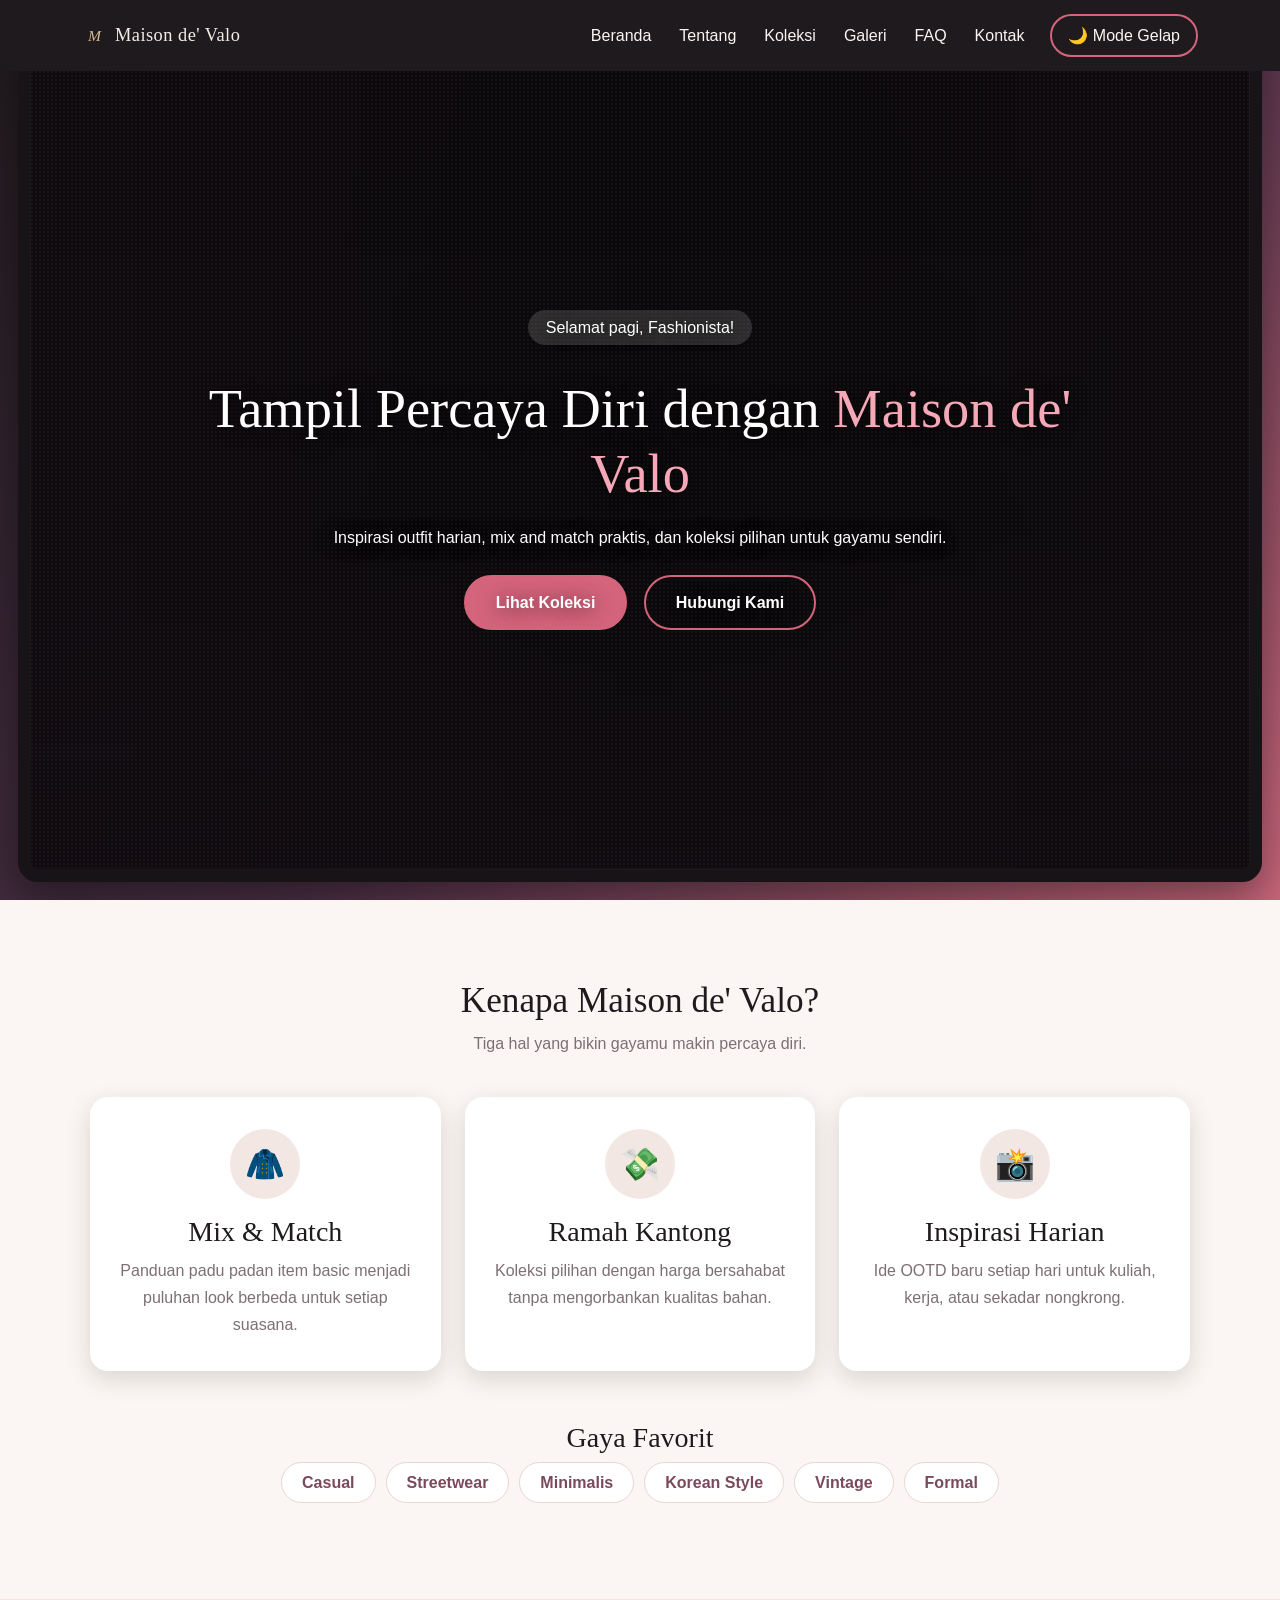
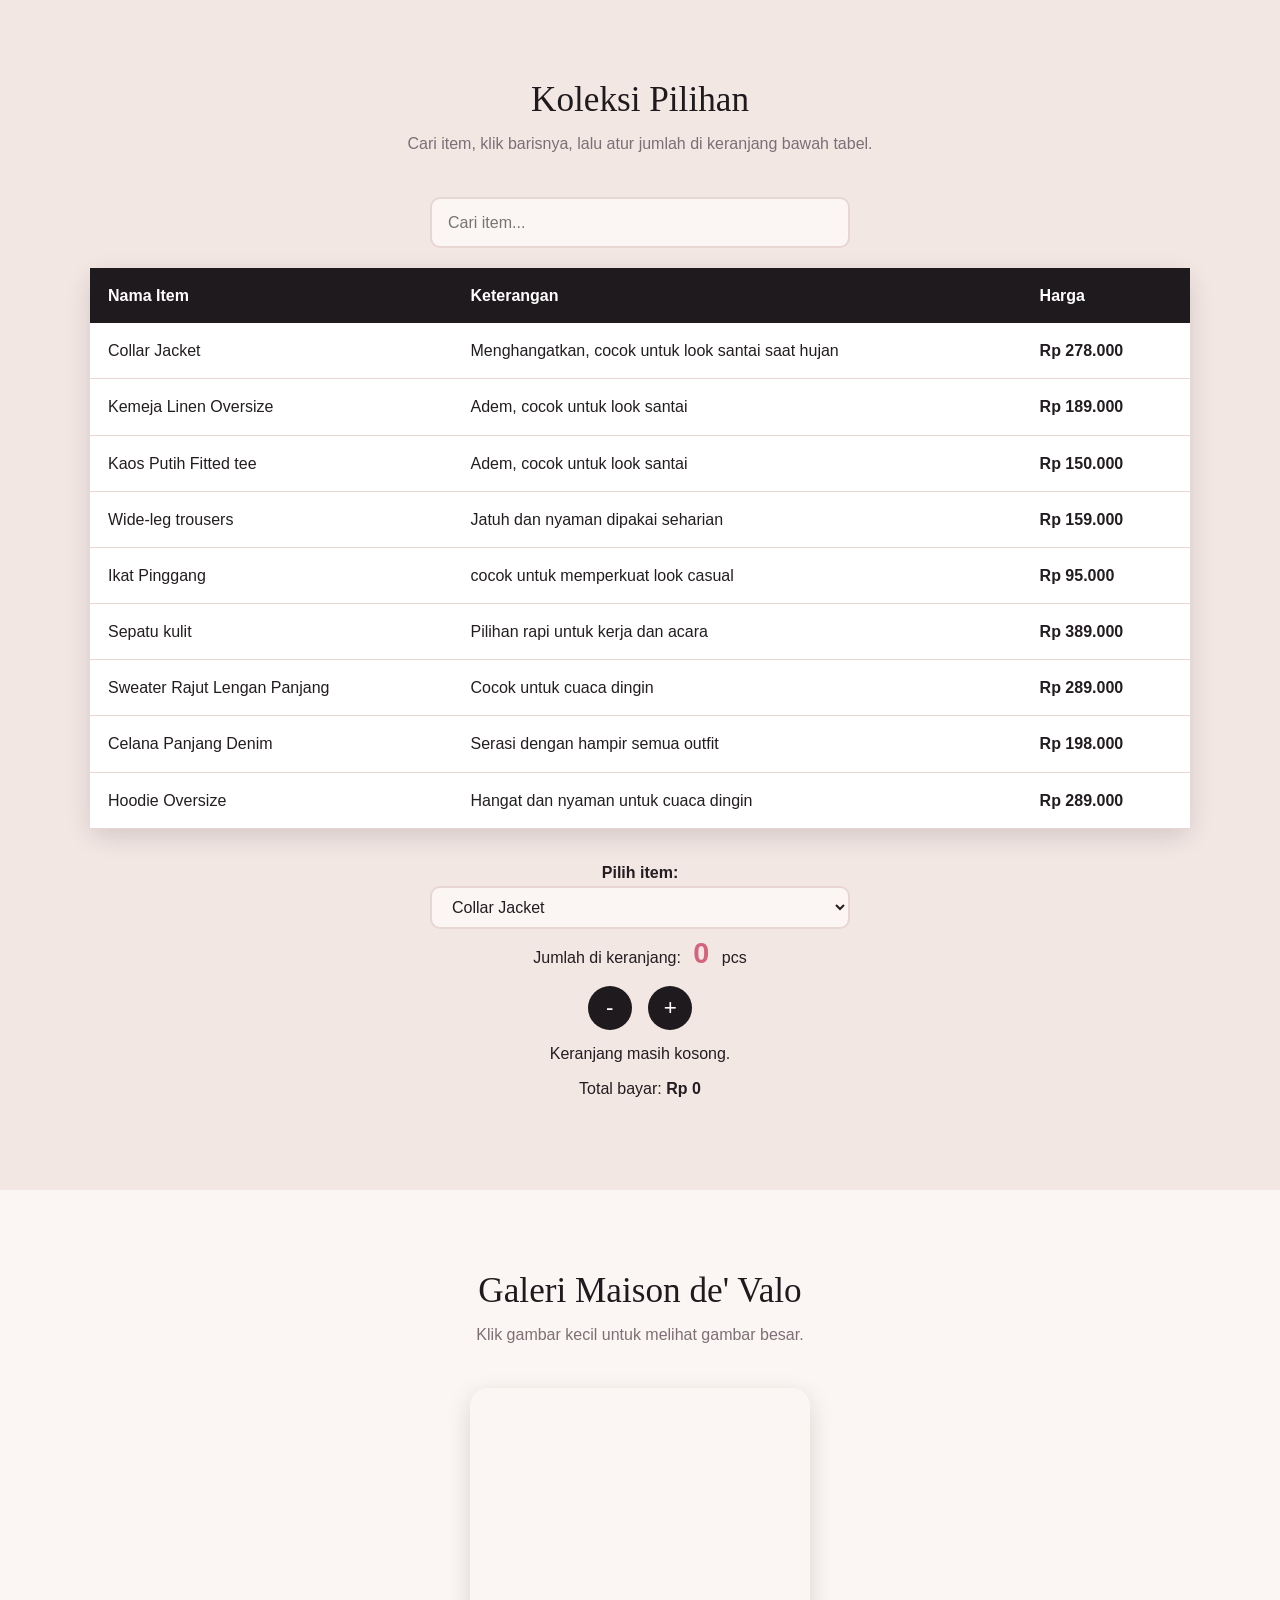
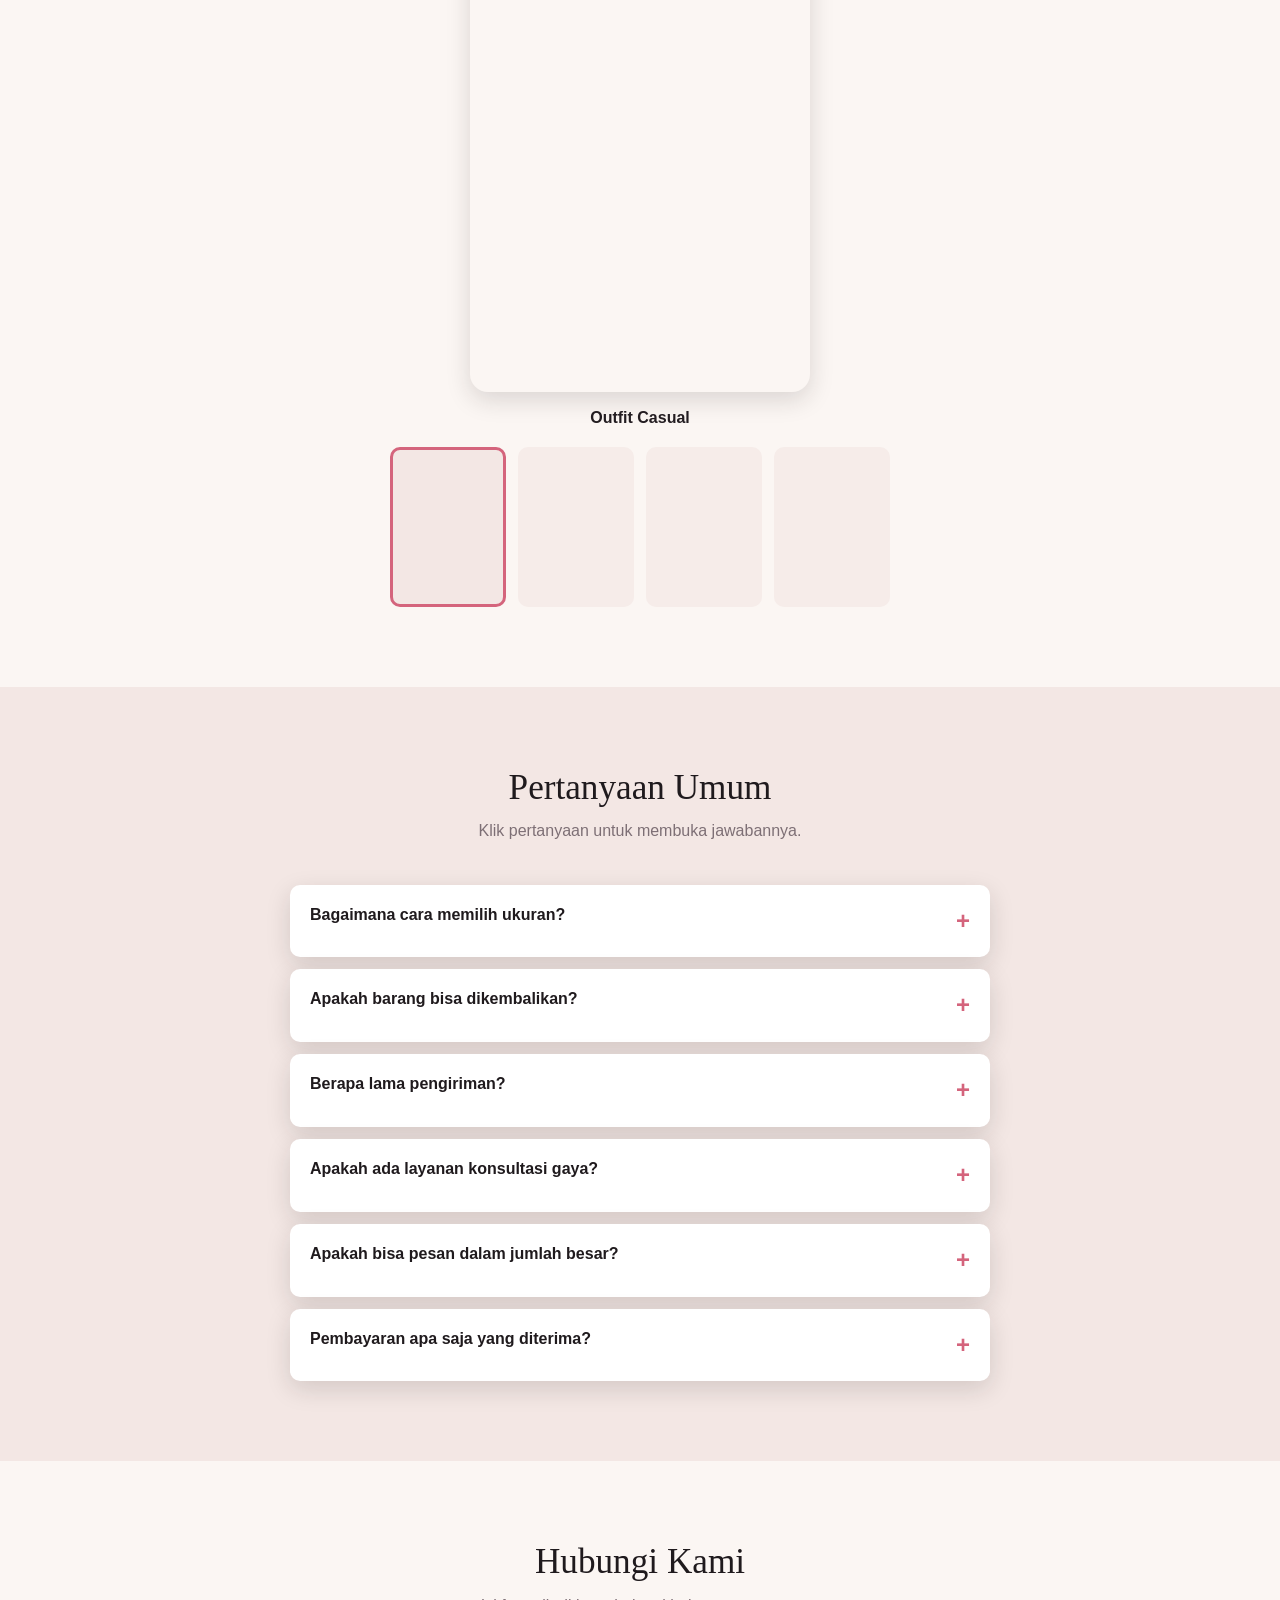
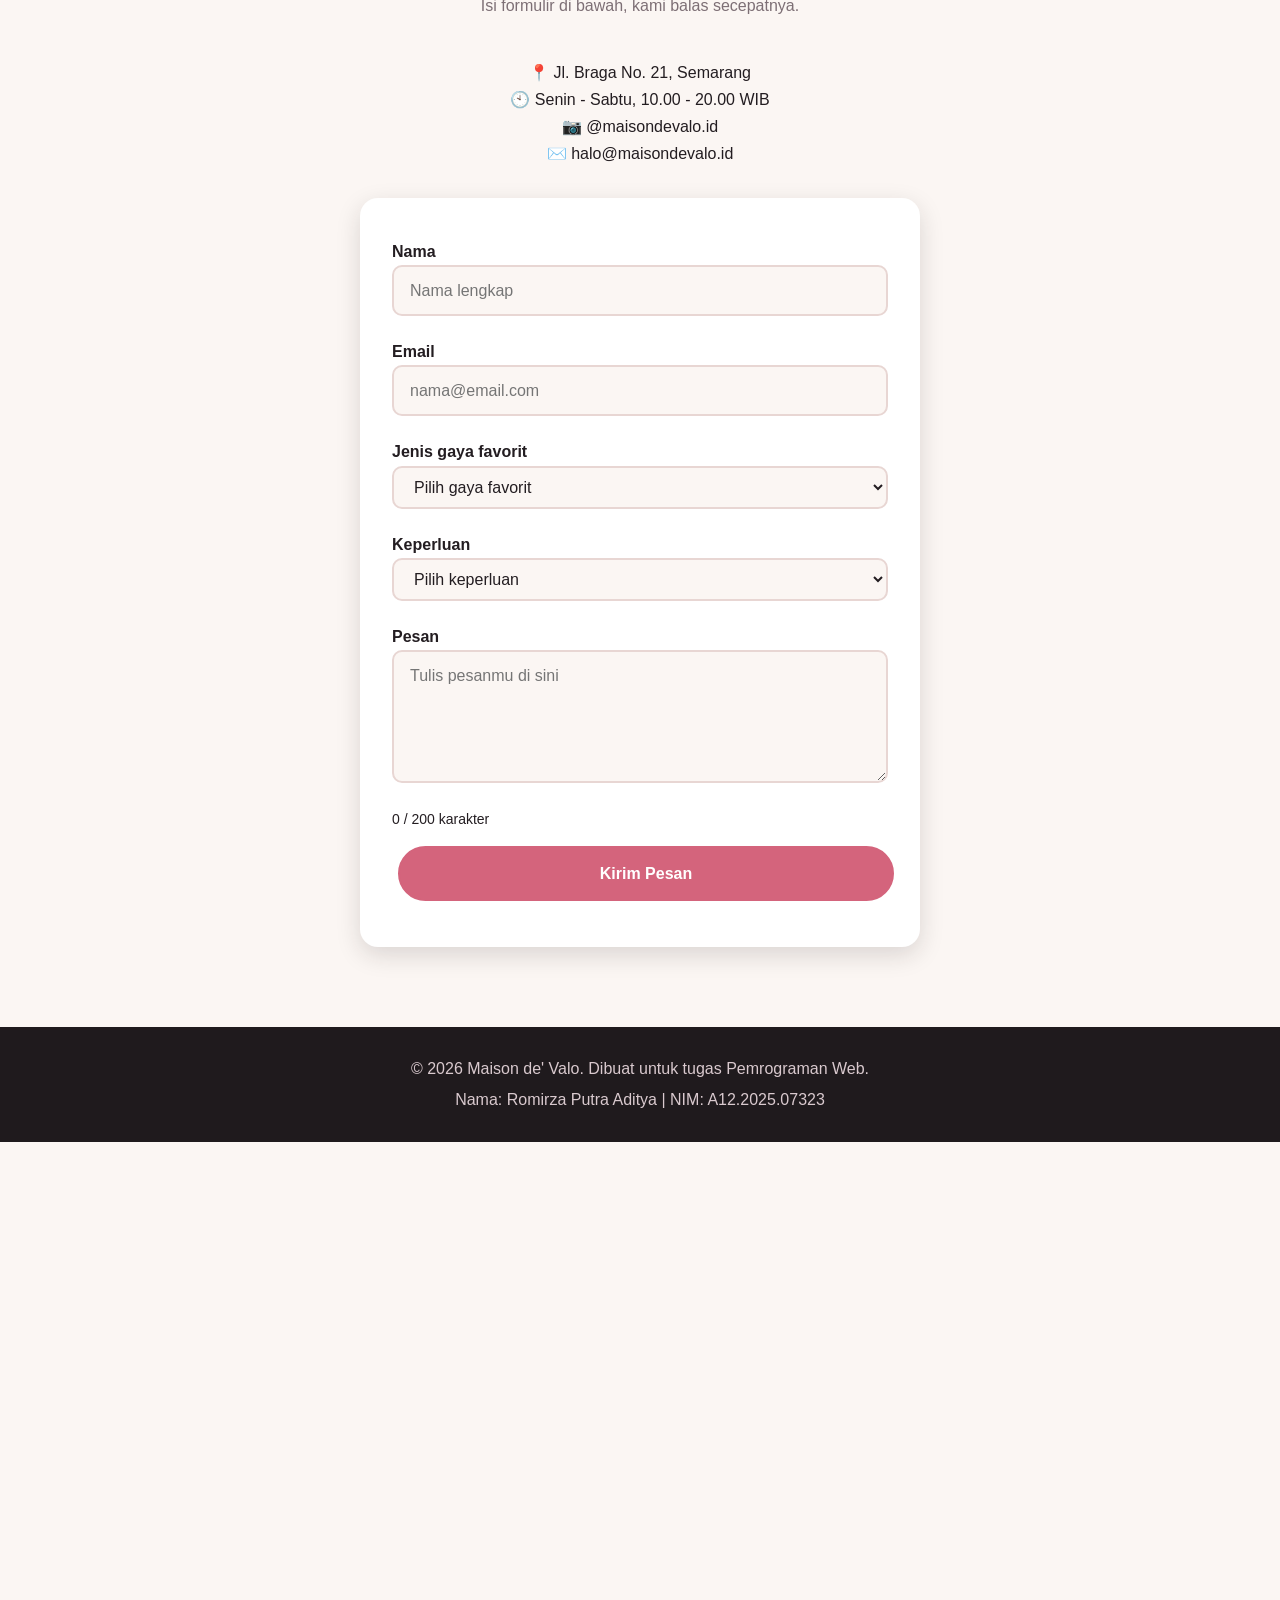
<file: index.html>
<!DOCTYPE html>
<html lang="id">
<head>
  <meta charset="UTF-8">
  <meta name="viewport" content="width=device-width, initial-scale=1">
  <meta http-equiv="refresh" content="0; url=Fashion_Studio_Final/">
  <title>Maison de' Valo</title>
</head>
<body>
  <p>Halaman tidak dialihkan otomatis? <a href="./Fashion_Studio_Final/">Buka Maison de' Valo</a>.</p>
</body>
</html>
</file>
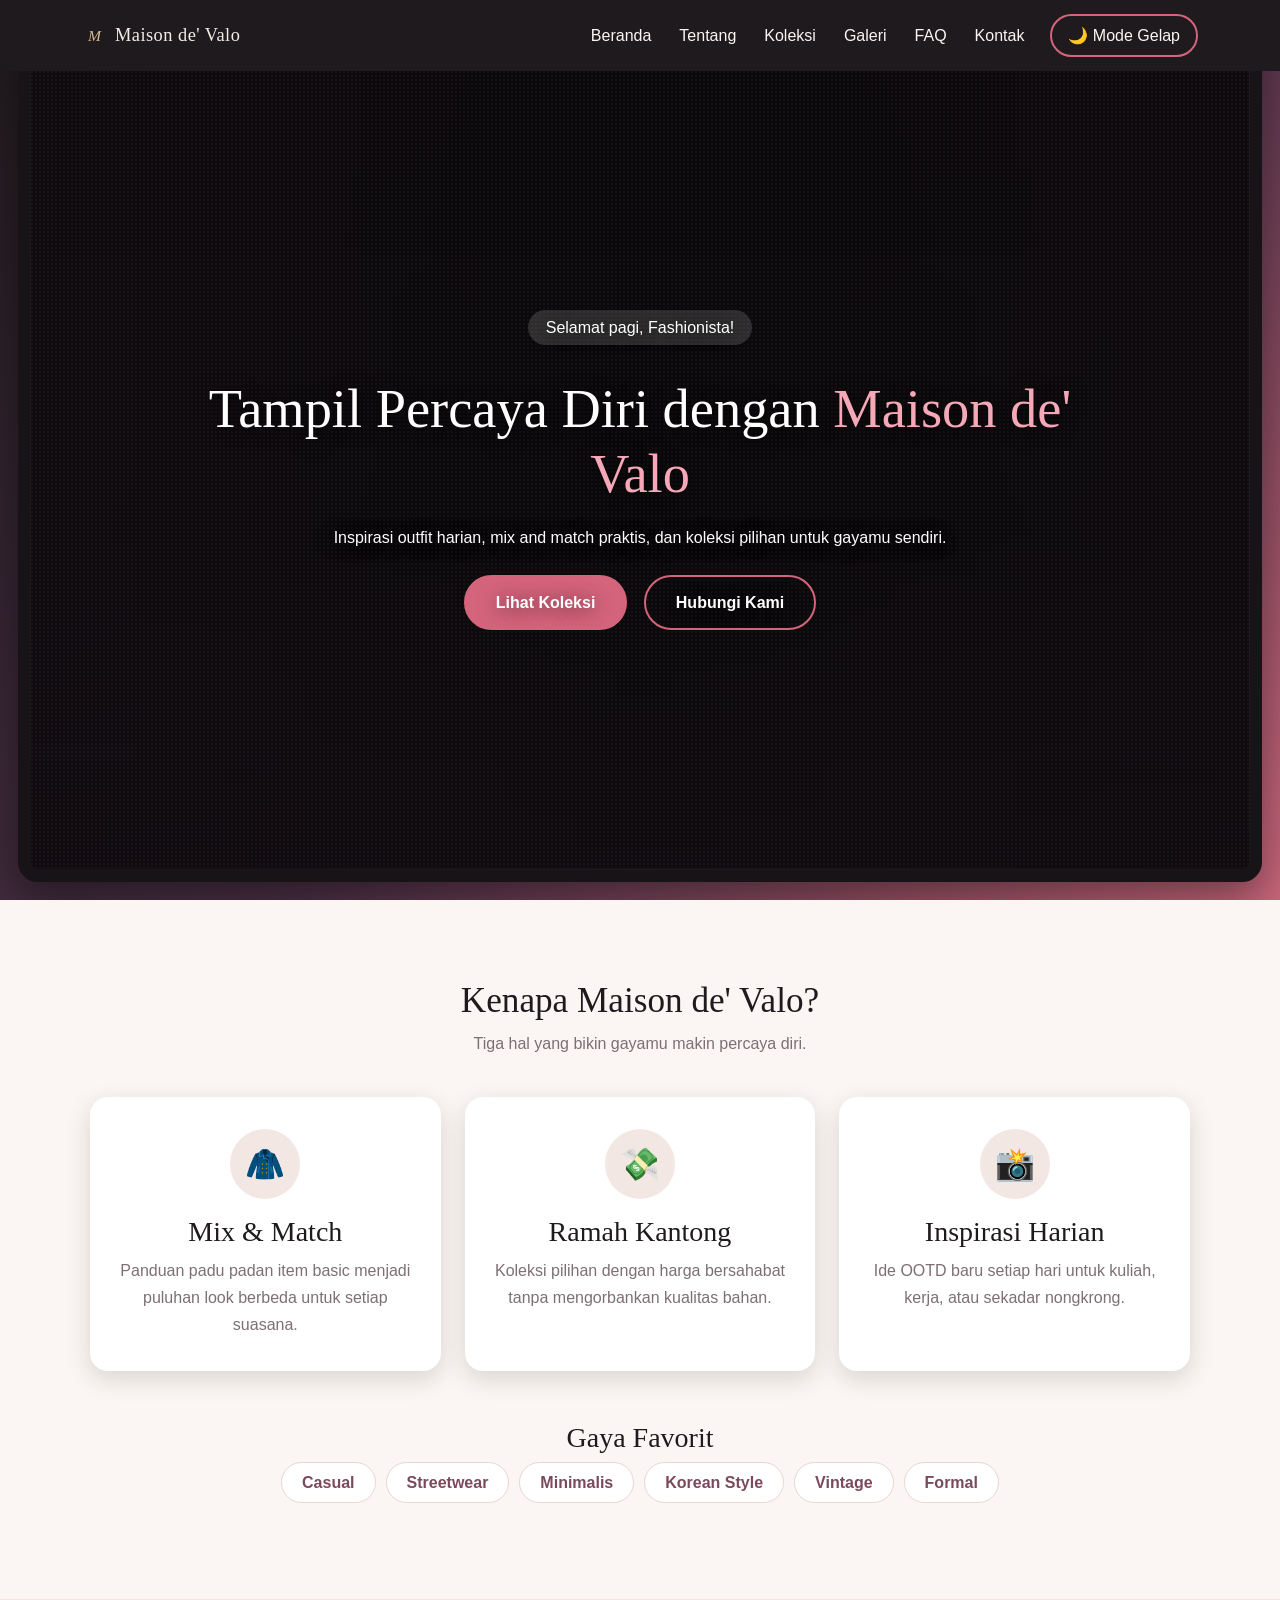
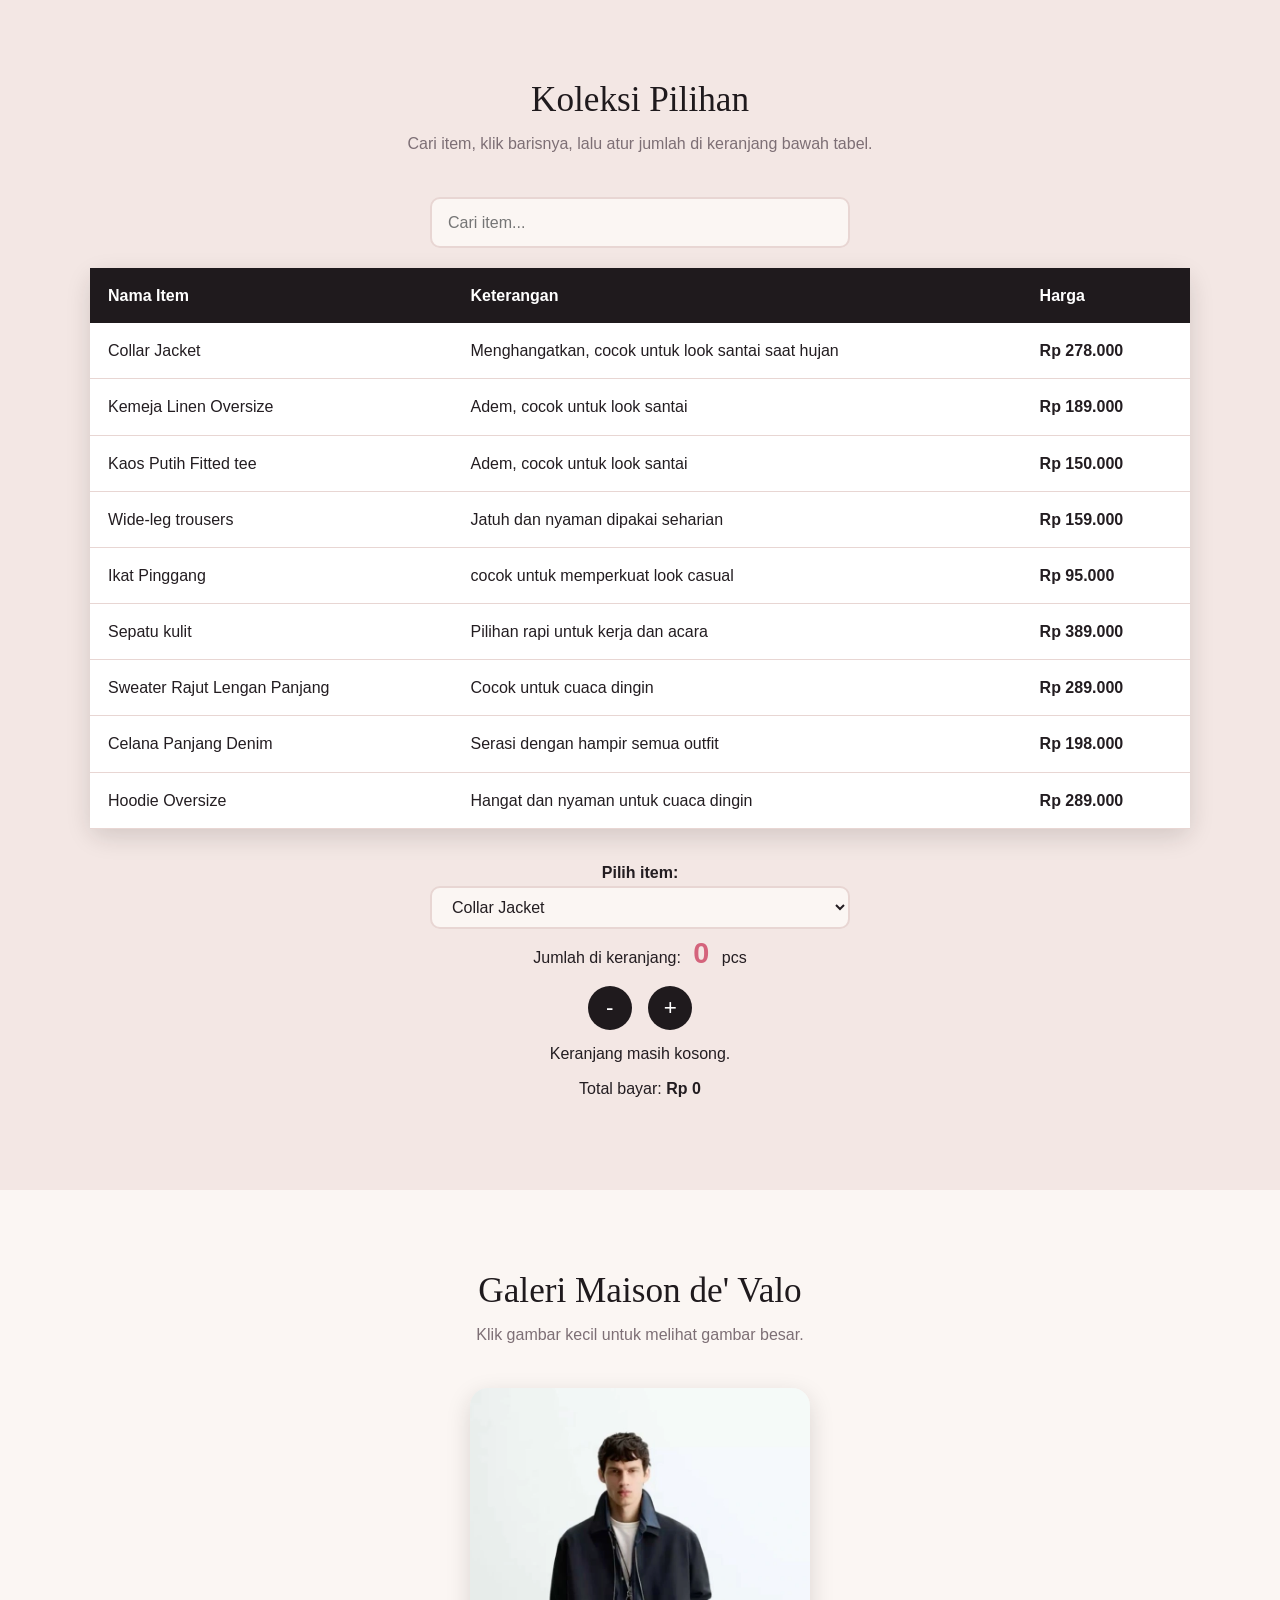
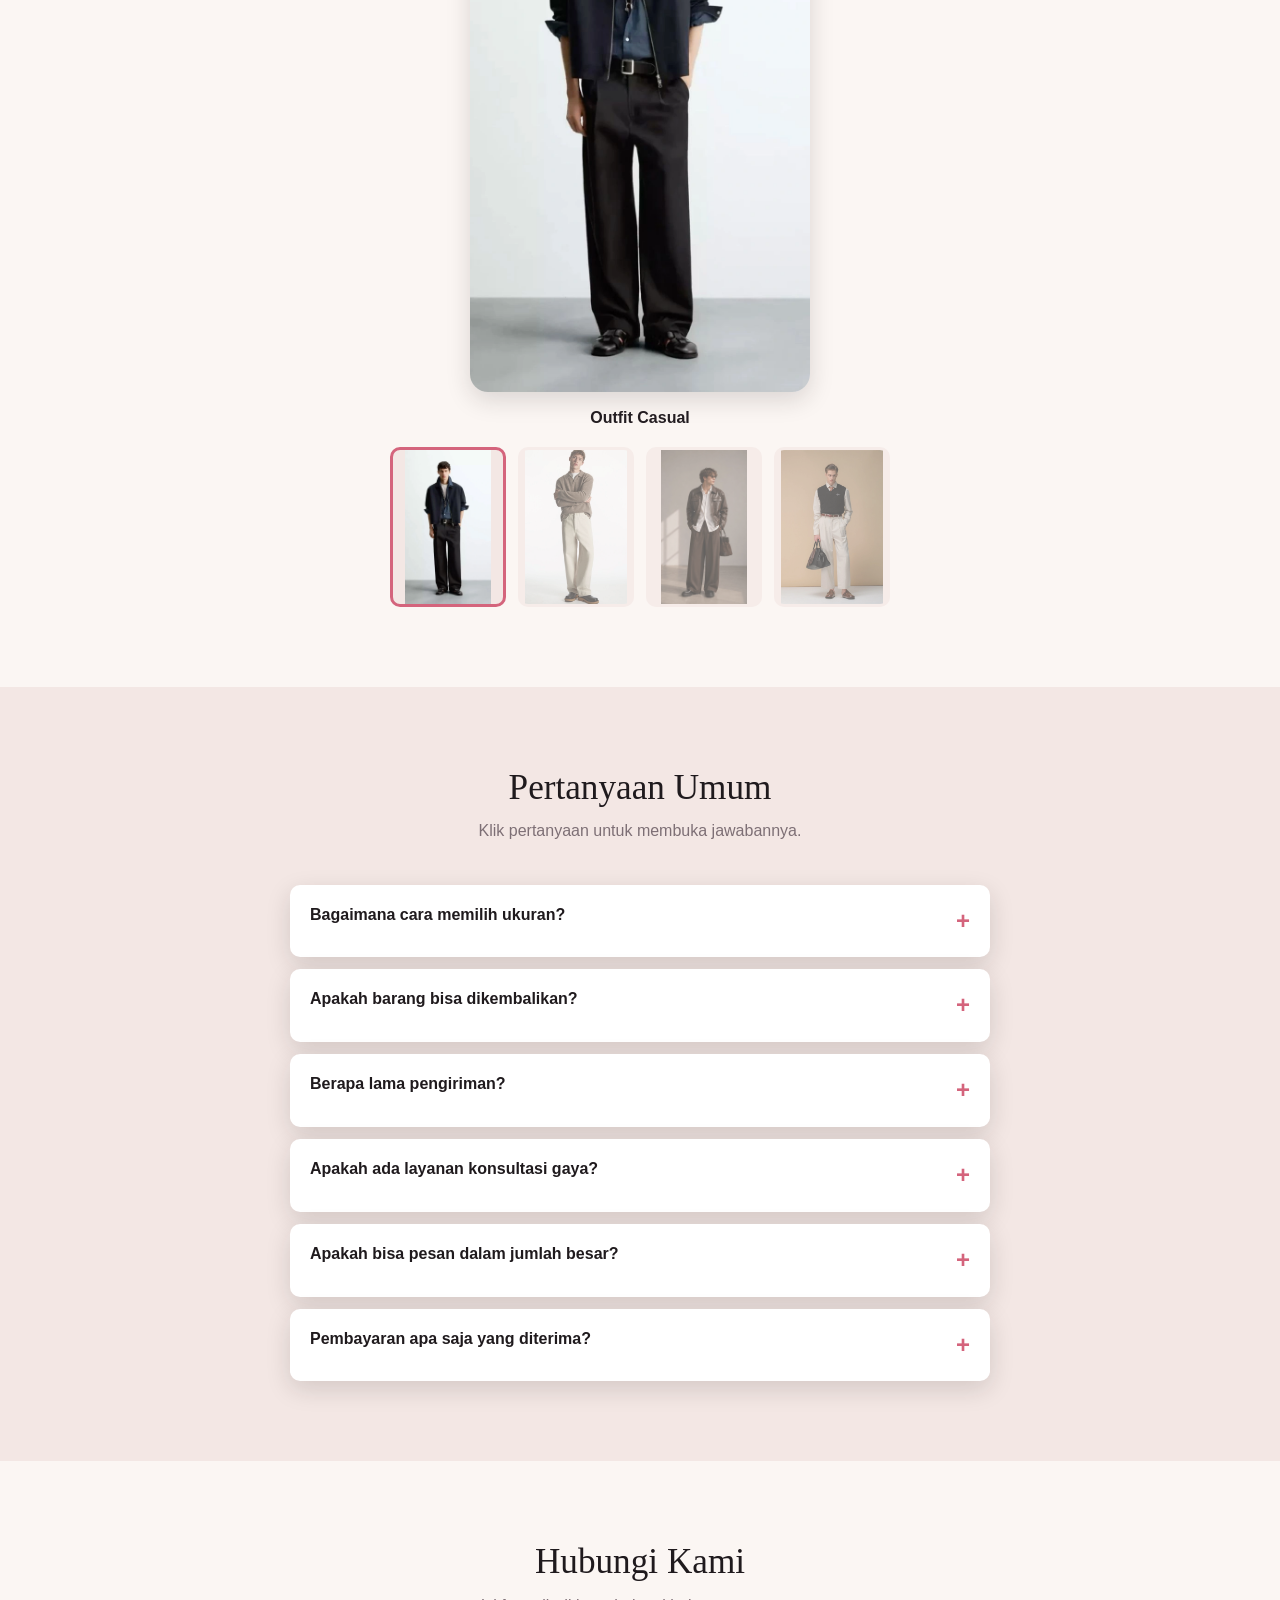
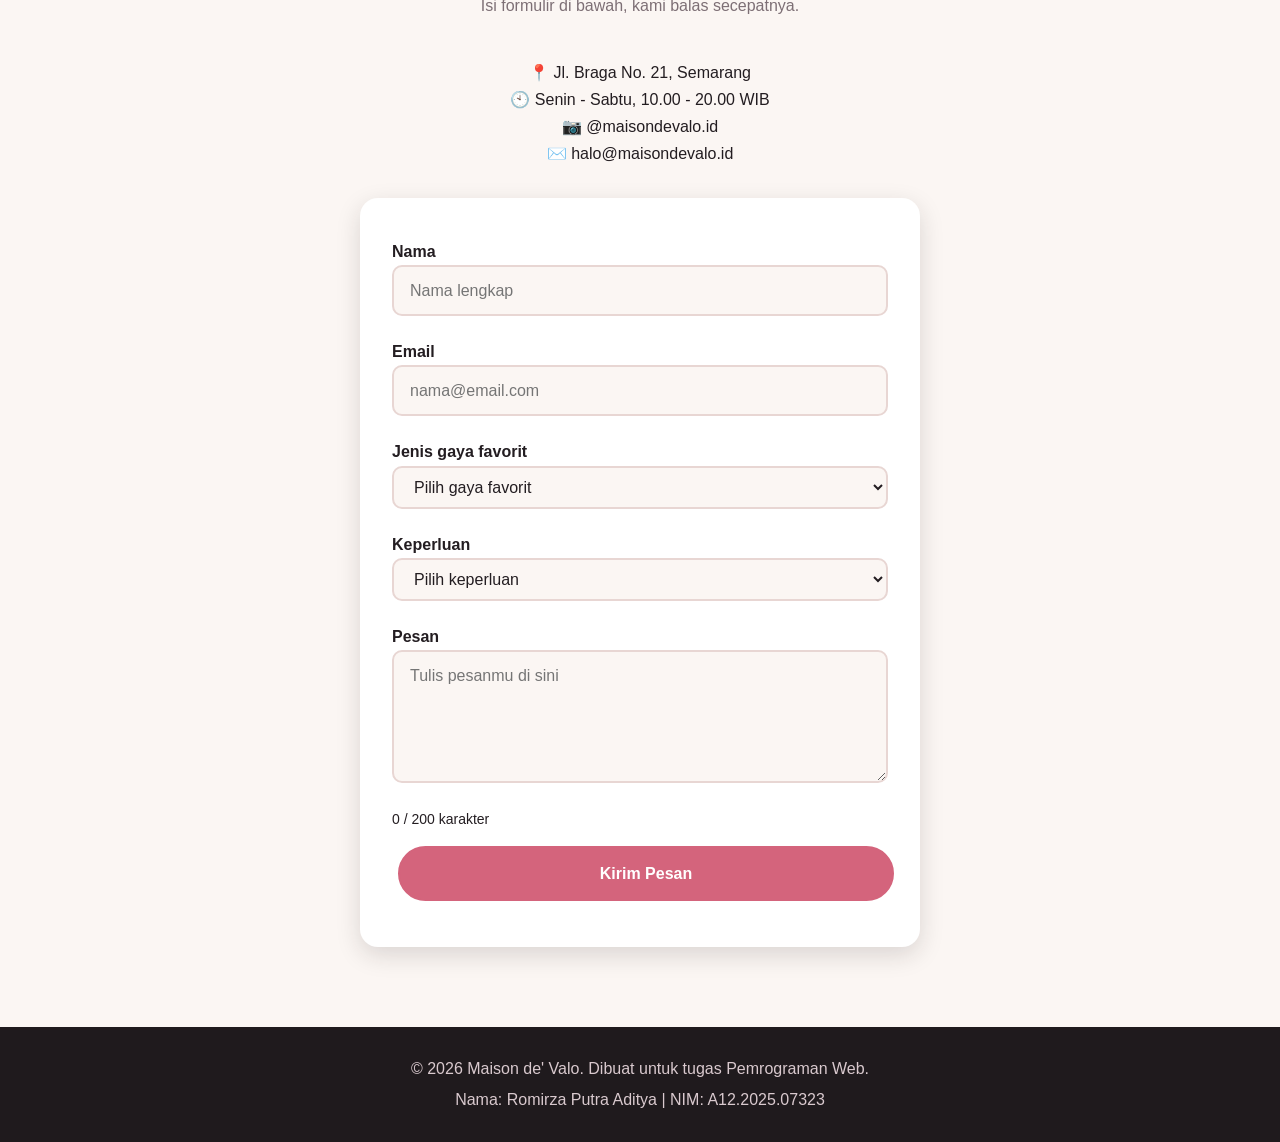
<file: Fashion_Studio_Final/index.html>
<!DOCTYPE html>
<html lang="id">
<head>
  <meta charset="UTF-8">
  <meta name="viewport" content="width=device-width, initial-scale=1">
  <title>Maison de' Valo - Inspirasi Outfit Harian</title>

  <!-- Bootstrap (hanya dipakai untuk navbar) -->
  <link rel="stylesheet" href="https://cdn.jsdelivr.net/npm/bootstrap@5.3.3/dist/css/bootstrap.min.css">

  <!-- CSS eksternal -->
  <link rel="stylesheet" href="./style.css">
</head>
<body>

  <nav class="navbar navbar-expand-lg fixed-top navbar-ootd" data-bs-theme="dark">
    <div class="container">
      <a class="navbar-brand" href="#beranda" aria-label="Maison de' Valo, kembali ke Beranda">
        <span class="logo-mark" aria-hidden="true">
          <svg viewBox="0 0 40 40" focusable="false">
            <text class="logo-monogram" x="20" y="28" text-anchor="middle">M</text>
          </svg>
        </span>
        <span class="logo-nama">Maison de' Valo</span>
      </a>

      <button class="navbar-toggler" type="button" data-bs-toggle="collapse"
        data-bs-target="#menuNavbar" aria-controls="menuNavbar"
        aria-expanded="false" aria-label="Buka menu">
        <span class="navbar-toggler-icon"></span>
      </button>

      <div class="collapse navbar-collapse" id="menuNavbar">
        <ul class="navbar-nav ms-auto">
          <li class="nav-item"><a class="nav-link" href="#beranda">Beranda</a></li>
          <li class="nav-item"><a class="nav-link" href="#tentang">Tentang</a></li>
          <li class="nav-item"><a class="nav-link" href="#koleksi">Koleksi</a></li>
          <li class="nav-item"><a class="nav-link" href="#galeri">Galeri</a></li>
          <li class="nav-item"><a class="nav-link" href="#faq">FAQ</a></li>
          <li class="nav-item"><a class="nav-link" href="#kontak">Kontak</a></li>
        </ul>
        <button id="tema" class="tombol-tema" type="button">🌙 Mode Gelap</button>
      </div>
    </div>
  </nav>

  <!-- ===== HERO ===== -->
  <header id="beranda" class="hero">
    <div class="hero-videotron" aria-hidden="true">
      <video autoplay muted loop playsinline preload="metadata">
        <source src="./videotron-ootd.mp4" type="video/mp4">
      </video>
    </div>
    <div class="hero-isi">
      <p id="salam" class="salam">Selamat Datang</p>
      <h1>Tampil Percaya Diri dengan <span class="sorot">Maison de' Valo</span></h1>
      <p>Inspirasi outfit harian, mix and match praktis, dan koleksi pilihan untuk gayamu sendiri.</p>
      <a href="#koleksi" class="tombol tombol-utama">Lihat Koleksi</a>
      <a href="#kontak" class="tombol tombol-garis">Hubungi Kami</a>
    </div>
  </header>

  <main>
    <!-- ===== TENTANG ===== -->
    <section id="tentang" class="bagian">
      <div class="wadah">
        <h2>Kenapa Maison de' Valo?</h2>
        <p class="teks-tengah">Tiga hal yang bikin gayamu makin percaya diri.</p>

        <div class="grid-kartu">
          <article class="kartu">
            <div class="ikon">🧥</div>
            <h3>Mix &amp; Match</h3>
            <p>Panduan padu padan item basic menjadi puluhan look berbeda untuk setiap suasana.</p>
          </article>
          <article class="kartu">
            <div class="ikon">💸</div>
            <h3>Ramah Kantong</h3>
            <p>Koleksi pilihan dengan harga bersahabat tanpa mengorbankan kualitas bahan.</p>
          </article>
          <article class="kartu">
            <div class="ikon">📸</div>
            <h3>Inspirasi Harian</h3>
            <p>Ide OOTD baru setiap hari untuk kuliah, kerja, atau sekadar nongkrong.</p>
          </article>
        </div>

        <h3 class="judul-kecil">Gaya Favorit</h3>
        <ul id="daftarGaya" class="daftar-gaya"></ul>
      </div>
    </section>

    <!-- ===== KOLEKSI ===== -->
    <section id="koleksi" class="bagian bagian-gelap">
      <div class="wadah">
        <h2>Koleksi Pilihan</h2>
        <p>Cari item, klik barisnya, lalu atur jumlah di keranjang bawah tabel.</p>

        <input type="text" id="cari" class="kotak-cari" placeholder="Cari item..." aria-label="Cari item">

        <div class="bungkus-tabel">
          <table class="tabel-koleksi">
            <thead>
              <tr>
                <th>Nama Item</th>
                <th>Keterangan</th>
                <th>Harga</th>
              </tr>
            </thead>
            <tbody>
              <tr>
                <td>Collar Jacket</td>
                <td>Menghangatkan, cocok untuk look santai saat hujan</td>
                <td>Rp 278.000</td>
              </tr>
              <tr>
                <td>Kemeja Linen Oversize</td>
                <td>Adem, cocok untuk look santai</td>
                <td>Rp 189.000</td>
              </tr>
              <tr>
                <td>Kaos Putih Fitted tee</td>
                <td>Adem, cocok untuk look santai</td>
                <td>Rp 150.000</td>
              </tr>
              <tr>
                <td>Wide-leg trousers</td>
                <td>Jatuh dan nyaman dipakai seharian</td>
                <td>Rp 159.000</td>
              </tr>
              <tr>
                <td>Ikat Pinggang</td>
                <td>cocok untuk memperkuat look casual</td>
                <td>Rp 95.000</td>
              </tr>
              <tr>
                <td>Sepatu kulit</td>
                <td>Pilihan rapi untuk kerja dan acara</td>
                <td>Rp 389.000</td>
              </tr>
              <tr>
                <td>Sweater Rajut Lengan Panjang</td>
                <td>Cocok untuk cuaca dingin</td>
                <td>Rp 289.000</td>
              </tr>
              <tr>
                <td>Celana Panjang Denim</td>
                <td>Serasi dengan hampir semua outfit</td>
                <td>Rp 198.000</td>
              </tr>
              <tr>
                <td>Hoodie Oversize</td>
                <td>Hangat dan nyaman untuk cuaca dingin</td>
                <td>Rp 289.000</td>
              </tr>
            </tbody>
          </table>
        </div>

        <div class="pesanan">
          <label for="pilihItem">Pilih item:</label>
          <select id="pilihItem">
            <option value="Collar Jacket">Collar Jacket</option>
            <option value="Kemeja Linen Oversize">Kemeja Linen Oversize</option>
            <option value="Kaos Putih Fitted tee">Kaos Putih Fitted tee</option>
            <option value="Wide-leg trousers">Wide-leg trousers</option>
            <option value="Ikat Pinggang">Ikat Pinggang</option>
            <option value="Sepatu kulit">Sepatu kulit</option>
            <option value="Sweater Rajut Lengan Panjang">Sweater Rajut Lengan Panjang</option>
            <option value="Celana Panjang Denim">Celana Panjang Denim</option>
            <option value="Hoodie Oversize">Hoodie Oversize</option>
          </select>

          <p>Jumlah di keranjang: <span id="angka">0</span> pcs</p>
          <button id="kurangi" class="tombol-kecil" type="button" aria-label="Kurangi jumlah">-</button>
          <button id="tambah" class="tombol-kecil" type="button" aria-label="Tambah jumlah">+</button>
          <p id="infoPesanan">Keranjang masih kosong.</p>
          <p>Total bayar: <strong id="total">Rp 0</strong></p>
        </div>
      </div>
    </section>

    <!-- ===== GALERI ===== -->
    <section id="galeri" class="bagian">
      <div class="wadah">
        <h2> Galeri Maison de' Valo</h2>
        <p>Klik gambar kecil untuk melihat gambar besar.</p>

        <img id="utama" src="./images/ootd-smart-casual.webp" alt="Outfit smart casual dengan jaket navy dan celana hitam" decoding="async">
        <p id="keterangan" class="keterangan">Outfit Casual</p>

        <div class="thumbs">
          <img class="thumb aktif" src="./images/ootd-smart-casual.webp" alt="Outfit Casual" width="736" height="1308" decoding="async" role="button" aria-label="Tampilkan outfit smart casual navy" tabindex="0">
          <img class="thumb" src="./images/ootd-knitwear.webp" alt="Outfit Minimalis" width="736" height="1104" loading="lazy" decoding="async" role="button" aria-label="Tampilkan outfit sweater rajut netral" tabindex="0">
          <img class="thumb" src="./images/ootd-brown-layer.webp" alt="Outfit Vintage" width="736" height="1308" loading="lazy" decoding="async" role="button" aria-label="Tampilkan outfit layering jaket cokelat" tabindex="0">
          <img class="thumb" src="./images/ootd-formal-vest.webp" alt="Outfit Formal" width="736" height="1104" loading="lazy" decoding="async" role="button" aria-label="Tampilkan outfit rompi formal" tabindex="0">
        </div>
      </div>
    </section>

    <!-- ===== FAQ ===== -->
    <section id="faq" class="bagian bagian-gelap">
      <div class="wadah wadah-sempit">
        <h2>Pertanyaan Umum</h2>
        <p>Klik pertanyaan untuk membuka jawabannya.</p>

        <button class="pertanyaan" type="button">Bagaimana cara memilih ukuran?</button>
        <div class="jawaban"><p>Setiap produk punya tabel ukuran. Jika ragu, hubungi kami untuk dibantu.</p></div>

        <button class="pertanyaan" type="button">Apakah barang bisa dikembalikan?</button>
        <div class="jawaban"><p>Bisa, maksimal 7 hari setelah barang diterima dan label masih terpasang.</p></div>

        <button class="pertanyaan" type="button">Berapa lama pengiriman?</button>
        <div class="jawaban"><p>Pulau Jawa 2 sampai 4 hari kerja, luar Jawa 4 sampai 7 hari kerja.</p></div>

        <button class="pertanyaan" type="button">Apakah ada layanan konsultasi gaya?</button>
        <div class="jawaban"><p>Ada. Kirim fotomu lewat formulir kontak dan kami bantu pilihkan outfit.</p></div>

        <button class="pertanyaan" type="button">Apakah bisa pesan dalam jumlah besar?</button>
        <div class="jawaban"><p>Bisa. Tersedia harga reseller untuk pembelian minimal 10 pcs.</p></div>

        <button class="pertanyaan" type="button">Pembayaran apa saja yang diterima?</button>
        <div class="jawaban"><p>Kami menerima QRIS, transfer bank, dan dompet digital.</p></div>
      </div>
    </section>

    <!-- ===== KONTAK / FORM ===== -->
    <section id="kontak" class="bagian">
      <div class="wadah">
        <h2>Hubungi Kami</h2>
        <p>Isi formulir di bawah, kami balas secepatnya.</p>

        <ul class="info-kontak">
          <li>📍 Jl. Braga No. 21, Semarang</li>
          <li>🕙 Senin - Sabtu, 10.00 - 20.00 WIB</li>
          <li>📷 @maisondevalo.id</li>
          <li>✉️ halo@maisondevalo.id</li>
        </ul>

        <form id="formKontak" class="form-kontak" novalidate>
          <label for="nama">Nama</label>
          <input type="text" id="nama" name="nama" placeholder="Nama lengkap">

          <label for="email">Email</label>
          <input type="email" id="email" name="email" placeholder="nama@email.com">

          <label for="jenisGaya">Jenis gaya favorit </label>
          <select id="jenisGaya" name="jenisGaya">
            <option value="">Pilih gaya favorit</option>
            <option value="Casual">Casual</option>
            <option value="Streetwear">Streetwear</option>
            <option value="Minimalis">Minimalis</option>
            <option value="Korean Style">Korean Style</option>
            <option value="Vintage">Vintage</option>
            <option value="Formal">Formal</option>
          </select>

          <label for="keperluan">Keperluan </label>
          <select id="keperluan" name="keperluan">
            <option value="">Pilih keperluan</option>
            <option value="Tanya produk">Tanya produk</option>
            <option value="Konsultasi gaya">Konsultasi gaya</option>
            <option value="Pesanan">Pesanan</option>
            <option value="Kerja sama">Kerja sama</option>
          </select>

          <label for="isi">Pesan </label>
          <textarea id="isi" name="isi" rows="4" maxlength="200" placeholder="Tulis pesanmu di sini"></textarea>
          <small id="hitung">0 / 200 karakter</small>

          <button type="submit" class="tombol tombol-utama">Kirim Pesan</button>
          <p id="pesanForm" class="pesan-form" aria-live="polite"></p>
        </form>
      </div>
    </section>
  </main>

  <!-- ===== FOOTER ===== -->
  <footer class="footer">
    <p>&copy; <span id="tahun">2026</span> Maison de' Valo. Dibuat untuk tugas Pemrograman Web.</p>
    <p>Nama: Romirza Putra Aditya | NIM: A12.2025.07323</p>
  </footer>

  <!-- JavaScript Bootstrap -->
  <script src="https://cdn.jsdelivr.net/npm/bootstrap@5.3.3/dist/js/bootstrap.bundle.min.js"></script>

  <!-- JavaScript eksternal -->
  <script src="./script.js"></script>
</body>
</html>
</file>
<file: Fashion_Studio_Final/style.css>
/* ==========================================
   style.css - Landing Page OOTD Studio
   CSS eksternal, dihubungkan dari index.html
   ========================================== */

/* ----- Variabel warna ----- */
:root {
  --hitam: #1f1a1d;
  --hitam-muda: #7a4a5c;
  --aksen: #d4647c;
  --judul: #1f1a1d;
  --krem: #fbf6f3;
  --krem-tua: #f3e7e4;
  --putih: #ffffff;
  --teks: #231d21;
  --abu: #7d6f75;
  --garis: #e8d6d3;
  --bayangan: 0 8px 24px rgba(31, 26, 29, 0.15);
}

/* ----- Selektor universal ----- */
* {
  box-sizing: border-box;
}

/* ----- Pengaturan dasar ----- */
html {
  scroll-behavior: smooth;
}

body {
  font-family: 'Segoe UI', Tahoma, Arial, sans-serif;
  background-color: var(--krem);
  color: var(--teks);
  line-height: 1.7;
}

h1,
h2,
h3 {
  font-family: Georgia, 'Times New Roman', serif;
  color: var(--judul);
}

p {
  margin-bottom: 1rem;
}

ul {
  list-style: none;
  padding: 0;
}

section {
  scroll-margin-top: 70px;
}

/* ----- Navbar (Bootstrap + style tambahan) ----- */
.navbar-ootd {
  position: fixed;
  top: 0;
  right: 0;
  left: 0;
  z-index: 1030;
  background-color: var(--hitam);
  padding: 14px 0;
  transition: padding 0.3s;
}

.navbar-ootd.scroll {
  padding: 6px 0;
  box-shadow: 0 4px 14px rgba(0, 0, 0, 0.4);
}

.navbar-ootd .navbar-brand {
  display: inline-flex;
  align-items: center;
  gap: 8px;
  font-family: Georgia, serif;
  font-weight: 500;
  color: #f3ece7;
  text-decoration: none;
}

.logo-mark {
  display: grid;
  flex: 0 0 25px;
  width: 25px;
  height: 30px;
  place-items: center;
  color: #d7b98e;
  transform-origin: center;
}

.logo-mark svg {
  display: block;
  width: 100%;
  height: 100%;
  overflow: visible;
}

.logo-monogram {
  fill: currentColor;
  font-family: Georgia, 'Times New Roman', serif;
  font-size: 25px;
  font-style: italic;
}

.logo-nama {
  font-size: 1.15rem;
  letter-spacing: 0.025em;
}

.navbar-ootd .navbar-brand:hover {
  color: #f3ece7;
}

.navbar-brand.logo-animasi .logo-mark {
  animation: logo-putar 700ms cubic-bezier(0.2, 0.8, 0.2, 1);
}

@keyframes logo-putar {
  0% {
    transform: scale(1) rotate(0);
  }

  45% {
    transform: scale(1.08) rotate(10deg);
  }

  75% {
    transform: scale(0.98) rotate(-4deg);
  }

  100% {
    transform: scale(1) rotate(0);
  }
}

@media (prefers-reduced-motion: reduce) {
  .navbar-brand.logo-animasi .logo-mark {
    animation: none;
  }
}

.navbar-ootd .nav-link {
  margin: 0 6px;
  color: var(--krem);
}

.navbar-ootd .nav-link:hover,
.navbar-ootd .nav-link.aktif {
  color: var(--aksen);
}

.tombol-tema {
  margin-left: 12px;
  padding: 6px 16px;
  border: 2px solid var(--aksen);
  border-radius: 30px;
  background-color: transparent;
  color: var(--krem);
  cursor: pointer;
}

.tombol-tema:hover {
  background-color: var(--aksen);
  color: var(--hitam);
}

/* ----- Hero ----- */
.hero {
  position: relative;
  isolation: isolate;
  overflow: hidden;
  display: flex;
  align-items: center;
  justify-content: center;
  min-height: 100vh;
  padding: 100px 20px 60px;
  background: linear-gradient(135deg, #1f1a1d, #4a2f45 55%, #c9667a);
  color: #ffffff;
  text-align: center;
}

.hero-videotron {
  position: absolute;
  z-index: -1;
  inset: 18px;
  overflow: hidden;
  border: 12px solid #171317;
  border-radius: 20px;
  background-color: #090809;
  box-shadow: inset 0 0 0 1px rgba(255, 255, 255, 0.14), 0 16px 42px rgba(0, 0, 0, 0.4);
}

.hero-videotron video {
  width: 100%;
  height: 100%;
  object-fit: cover;
  opacity: 0.82;
}

.hero-videotron::before,
.hero-videotron::after {
  position: absolute;
  inset: 0;
  content: '';
  pointer-events: none;
}

.hero-videotron::before {
  background: linear-gradient(90deg, rgba(20, 13, 19, 0.6), rgba(20, 13, 19, 0.14) 50%, rgba(20, 13, 19, 0.48)),
    linear-gradient(0deg, rgba(20, 13, 19, 0.5), transparent 40%, rgba(20, 13, 19, 0.12));
}

.hero-videotron::after {
  background-image: radial-gradient(rgba(255, 255, 255, 0.2) 0.65px, transparent 0.85px);
  background-size: 4px 4px;
  opacity: 0.24;
}

.hero-isi {
  position: relative;
  z-index: 1;
  max-width: 900px;
  text-shadow: 0 2px 18px rgba(0, 0, 0, 0.65);
}

.hero h1 {
  margin: 16px 0;
  color: #ffffff;
  font-size: 3.4rem;
}

.sorot {
  color: #f7a8b8;
}

.salam {
  display: inline-block;
  padding: 4px 18px;
  border-radius: 30px;
  background-color: rgba(255, 255, 255, 0.15);
}

/* ----- Tombol ----- */
.tombol {
  display: inline-block;
  margin: 8px 6px 0;
  padding: 12px 30px;
  border: 2px solid var(--aksen);
  border-radius: 30px;
  font-weight: 600;
  text-decoration: none;
  cursor: pointer;
}

.tombol:hover {
  opacity: 0.85;
  color: var(--hitam);
  background-color: #ffffff;
}

.tombol-utama {
  background-color: var(--aksen);
  color: #ffffff;
}

.tombol-garis {
  color: #ffffff;
}

/* ----- Bagian umum ----- */
.bagian {
  padding: 80px 0;
}

.bagian-gelap {
  background-color: var(--krem-tua);
}

.wadah {
  width: 90%;
  max-width: 1100px;
  margin: 0 auto;
}

.wadah-sempit {
  max-width: 700px;
}

.bagian h2 {
  font-size: 2.2rem;
  text-align: center;
}

.bagian h2 + p {
  margin-bottom: 40px;
  color: var(--abu);
  text-align: center;
}

.teks-tengah {
  text-align: center;
}

.judul-kecil {
  margin-top: 50px;
  text-align: center;
}

/* ----- Kartu (CSS Grid) ----- */
.grid-kartu {
  display: grid;
  grid-template-columns: repeat(auto-fit, minmax(240px, 1fr));
  gap: 24px;
}

.kartu {
  padding: 32px 24px;
  border-radius: 18px;
  background-color: var(--putih);
  box-shadow: var(--bayangan);
  text-align: center;
  transition: transform 0.3s;
}

.kartu:hover {
  transform: translateY(-8px);
}

.kartu .ikon {
  width: 70px;
  height: 70px;
  margin: 0 auto 16px;
  border-radius: 50%;
  background-color: var(--krem-tua);
  font-size: 2rem;
  line-height: 70px;
}

.kartu p {
  margin-bottom: 0;
  color: var(--abu);
}

/* ----- Daftar gaya (dibuat oleh JavaScript) ----- */
.daftar-gaya,
#daftarGaya {
  display: flex;
  flex-wrap: wrap;
  justify-content: center;
  gap: 10px;
}

#daftarGaya li {
  padding: 6px 20px;
  border: 1px solid var(--garis);
  border-radius: 30px;
  background-color: var(--putih);
  color: var(--hitam-muda);
  font-weight: 600;
}

/* ----- Tabel koleksi ----- */
.bungkus-tabel {
  overflow-x: clip;
  border-radius: 14px;
  box-shadow: var(--bayangan);
}

.tabel-koleksi {
  width: 100%;
  border-collapse: collapse;
  background-color: var(--putih);
}

.tabel-koleksi th {
  position: sticky;
  top: 70px;
  z-index: 2;
  padding: 14px 18px;
  background-color: var(--hitam);
  color: #ffffff;
  text-align: left;
}

.tabel-koleksi thead.animasi-turun th {
  animation: header-turun 0.35s ease-out;
}

@keyframes header-turun {
  from {
    transform: translateY(-100%);
  }

  to {
    transform: translateY(0);
  }
}

.tabel-koleksi td {
  padding: 14px 18px;
  border-bottom: 1px solid var(--garis);
}

.tabel-koleksi tbody tr:hover td {
  background-color: rgba(212, 100, 124, 0.18);
  cursor: pointer;
}

.kotak-cari {
  display: block;
  width: 100%;
  max-width: 420px;
  margin: 0 auto 20px;
}

.info-kontak {
  margin-bottom: 30px;
  text-align: center;
}

.tabel-koleksi td:last-child {
  font-weight: 700;
  white-space: nowrap;
}

/* ----- Keranjang belanja ----- */
.pesanan {
  margin-top: 30px;
  text-align: center;
}

.pesanan p {
  margin-bottom: 8px;
}

#angka {
  display: inline-block;
  min-width: 32px;
  color: var(--aksen);
  font-size: 1.8rem;
  font-weight: 700;
}

#angka.banyak {
  color: #d64545;
}

.tombol-kecil {
  width: 44px;
  height: 44px;
  margin: 0 6px 10px;
  border: none;
  border-radius: 50%;
  background-color: var(--hitam);
  color: #ffffff;
  font-size: 1.4rem;
  cursor: pointer;
}

/* ----- Galeri ----- */
#utama {
  display: block;
  width: 100%;
  max-width: 340px;
  margin: 0 auto 12px;
  border-radius: 18px;
  box-shadow: var(--bayangan);
  object-fit: contain;
}

.keterangan {
  font-weight: 600;
  text-align: center;
}

.thumbs {
  display: grid;
  grid-template-columns: repeat(4, minmax(0, 1fr));
  justify-content: center;
  gap: 12px;
  max-width: 500px;
  margin: 0 auto;
}

.thumbs img {
  width: 100%;
  height: clamp(105px, 16vw, 160px);
  border: 3px solid transparent;
  border-radius: 10px;
  opacity: 0.6;
  background-color: var(--krem-tua);
  object-fit: contain;
  cursor: pointer;
}

.thumbs img:hover,
.thumbs img.aktif {
  border-color: var(--aksen);
  opacity: 1;
}

/* ----- FAQ / Accordion ----- */
.pertanyaan {
  display: flex;
  justify-content: space-between;
  width: 100%;
  margin-top: 12px;
  padding: 16px 20px;
  border: none;
  border-radius: 10px;
  background-color: var(--putih);
  color: var(--judul);
  font-weight: 600;
  text-align: left;
  box-shadow: var(--bayangan);
  cursor: pointer;
}

.pertanyaan::after {
  content: '+';
  color: var(--aksen);
  font-size: 1.5rem;
}

.pertanyaan.buka::after {
  content: '-';
}

.jawaban {
  max-height: 0;
  padding: 0 20px;
  overflow: hidden;
  color: var(--abu);
  transition: max-height 0.4s, padding 0.4s;
}

.jawaban.terbuka {
  max-height: 160px;
  padding: 14px 20px 0;
}

/* ----- Form kontak ----- */
.form-kontak {
  max-width: 560px;
  margin: 0 auto;
  padding: 32px;
  border-radius: 18px;
  background-color: var(--putih);
  box-shadow: var(--bayangan);
}

label {
  display: block;
  margin-top: 8px;
  font-weight: 600;
}

input[type='text'],
input[type='email'],
textarea,
select {
  width: 100%;
  max-width: 420px;
  padding: 10px 16px;
  border: 2px solid var(--garis);
  border-radius: 10px;
  background-color: var(--krem);
  color: var(--teks);
  font-size: 1rem;
}

.form-kontak input,
.form-kontak textarea,
.form-kontak select {
  max-width: 100%;
  margin-bottom: 14px;
}

input:focus,
textarea:focus,
select:focus {
  border-color: var(--aksen);
  outline: none;
}

.form-kontak .tombol {
  width: 100%;
  margin-top: 14px;
}

.pesan-form {
  margin: 14px 0 0;
  font-weight: 600;
  text-align: center;
}

.pesan-form.gagal {
  color: #d64545;
}

.pesan-form.berhasil {
  color: #2e8b57;
}

/* ----- Footer ----- */
.footer {
  padding: 24px 0;
  background-color: var(--hitam);
  color: #d9c9ce;
  text-align: center;
}

.footer p {
  margin: 4px 0;
}

/* ----- Mode gelap (class "dark" pada body) ----- */
body.dark {
  --judul: #f2b8c4;
  --krem: #141114;
  --krem-tua: #1d171c;
  --putih: #271f25;
  --teks: #f6ecef;
  --abu: #b9a9b0;
  --garis: #43353d;
  --hitam-muda: #e8b4c0;
  --bayangan: 0 8px 24px rgba(0, 0, 0, 0.5);
}

/* ----- Responsif ----- */
@media (max-width: 768px) {
  .tabel-koleksi {
    table-layout: fixed;
  }

  .tabel-koleksi th,
  .tabel-koleksi td {
    padding: 10px 8px;
    overflow-wrap: anywhere;
    font-size: 0.9rem;
  }

  .hero-videotron {
    inset: 10px;
    border-width: 8px;
    border-radius: 14px;
  }

  .hero h1 {
    font-size: 2.2rem;
  }

  .bagian {
    padding: 60px 0;
  }

  .tombol-tema {
    margin: 10px 0 0;
  }
}

@media (max-width: 480px) {
  .form-kontak {
    padding: 20px;
  }

  .thumbs {
    gap: 8px;
  }
}
</file>
